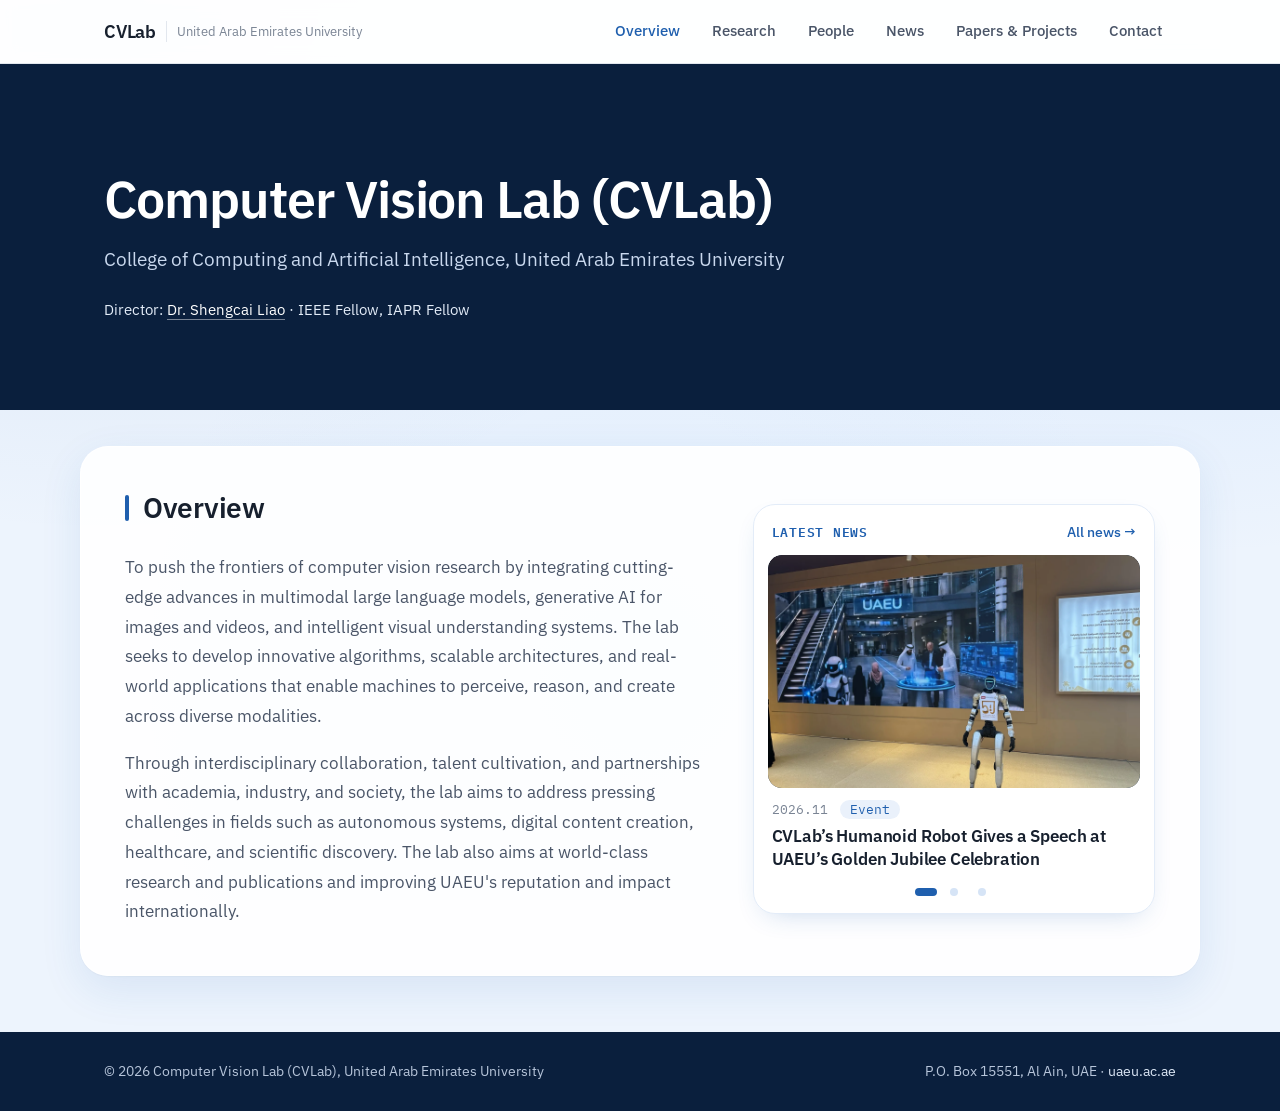
<file: index.html>
<!doctype html>
<html lang="en">
<head>
  <meta charset="utf-8">
  <meta name="viewport" content="width=device-width, initial-scale=1">
  <title>Computer Vision Lab (CVLab) · UAEU</title>
  <meta name="description" content="The Computer Vision Lab (CVLab) at United Arab Emirates University, directed by Dr. Shengcai Liao. Multimodal LLMs for vision, generative AI for images and videos, and intelligent visual understanding.">
  <meta property="og:title" content="Computer Vision Lab (CVLab) · UAEU">
  <meta property="og:type" content="website">
  <link rel="icon" href="data:,">
  <link rel="preconnect" href="https://fonts.googleapis.com">
  <link rel="preconnect" href="https://fonts.gstatic.com" crossorigin>
  <link href="https://fonts.googleapis.com/css2?family=IBM+Plex+Mono:wght@400;500&family=IBM+Plex+Sans:ital,wght@0,400;0,500;0,600;1,400&display=swap" rel="stylesheet">
  <link rel="stylesheet" href="assets/css/style.css?v=29">
</head>
<body>

<header class="site-header">
  <div class="container header-inner">
    <a class="brand" href="./">
      <span class="brand-name">CVLab</span>
      <span class="brand-sub">United Arab Emirates University</span>
    </a>
    <nav class="nav" id="nav" aria-label="Main">
      <a href="#overview">Overview</a>
      <a href="#research">Research</a>
      <a href="#people">People</a>
      <a href="#news">News</a>
      <a href="#publications">Papers &amp; Projects</a>
      <a href="#contact">Contact</a>
    </nav>
    <button class="menu-btn" id="menuBtn" type="button" aria-label="Menu" aria-expanded="false" aria-controls="nav">
      <svg viewBox="0 0 24 24" fill="none" stroke="currentColor" stroke-width="2" stroke-linecap="round"><path d="M4 7h16M4 12h16M4 17h16"/></svg>
    </button>
  </div>
</header>

<main>

  <!-- Banner -->
  <section class="banner">
    <div class="container">
      <h1>Computer Vision Lab (CVLab)</h1>
      <p>College of Computing and Artificial Intelligence, United Arab Emirates University</p>
      <p class="director">Director: <a href="https://shengcailiao.github.io/" target="_blank" rel="noopener">Dr. Shengcai Liao</a> · IEEE Fellow, IAPR Fellow</p>
    </div>
  </section>

  <!-- Overview -->
  <section class="section" id="overview">
    <div class="container overview">
      <div class="overview-text">
        <h2 class="section-title">Overview</h2>
        <p>To push the frontiers of computer vision research by integrating cutting-edge advances in multimodal large language models, generative AI for images and videos, and intelligent visual understanding systems. The lab seeks to develop innovative algorithms, scalable architectures, and real-world applications that enable machines to perceive, reason, and create across diverse modalities.</p>
        <p>Through interdisciplinary collaboration, talent cultivation, and partnerships with academia, industry, and society, the lab aims to address pressing challenges in fields such as autonomous systems, digital content creation, healthcare, and scientific discovery. The lab also aims at world-class research and publications and improving UAEU's reputation and impact internationally.</p>
      </div>
      <!-- Latest news: the 3 newest items in data.js, shown one at a time -->
      <aside class="news-spot" id="newsSpot" aria-label="Latest news" hidden></aside>
    </div>
  </section>

  <!-- Research -->
  <section class="section alt" id="research">
    <div class="container">
      <h2 class="section-title">Research</h2>
      <h3 class="sub-title" style="margin-top:0">Research Interests</h3>
      <ul class="interests">
        <li>Generative AI for Images and Videos</li>
        <li>Embodied AI for Humanoid/Social Robots</li>
        <li>Multimodal Large Language Models for Vision</li>
        <li>Intelligent Visual Understanding Systems</li>
        <li>AI for Healthcare and Scientific Discovery</li>
        <li>Scalable Architectures and Real-World Applications</li>
      </ul>

      <h3 class="sub-title">Research Objectives</h3>
      <ul class="objectives">
        <li>Strong research lab with talents</li>
        <li>World-class research and publications</li>
        <li>Fundamental research and enabler for AI+ interdisciplinary research</li>
        <li>Technology innovation, patents, and technology transfer</li>
        <li>Real industry applications</li>
        <li>Sustainable grants</li>
        <li>Well known globally for research and innovation</li>
        <li>International academic services</li>
        <li>Improve international ranking (e.g. CSRankings)</li>
      </ul>
    </div>
  </section>

  <!-- People -->
  <section class="section" id="people">
    <div class="container">
      <h2 class="section-title">People</h2>
      <div id="peopleGroups"></div>
      <p class="join-note"><strong>Join us —</strong> we are looking for postdoctoral fellows and PhD students (full PhD fellowship) interested in multimodal LLMs, image &amp; video generation, embodied AI and digital humans. Please email cvlab.uaeu [at] gmail.com with your CV.</p>
    </div>
  </section>

  <!-- News -->
  <section class="section alt" id="news">
    <div class="container">
      <h2 class="section-title">News</h2>
      <div class="news-list" id="newsList" data-per-page="10"></div>
    </div>
  </section>

  <!-- Featured Papers and Projects + all publications -->
  <section class="section" id="publications">
    <div class="container">
      <h2 class="section-title">Featured Papers and Projects</h2>
      <div class="paper-list" id="featuredPapers" data-per-page="10"></div>
      <h3 class="sub-title">All Publications</h3>
      <div id="pubList"></div>
      <p class="pub-foot">
        <span class="note">Lab members in bold · * corresponding author.</span><br>
        Earlier publications: <a href="https://shengcailiao.github.io/PUBLICATIONS.html" target="_blank" rel="noopener">Dr. Liao's publication list</a> · <a href="https://scholar.google.com/citations?user=CnqsHlAAAAAJ" target="_blank" rel="noopener">Google Scholar</a>
      </p>
    </div>
  </section>

  <!-- Contact -->
  <section class="section" id="contact">
    <div class="container">
      <h2 class="section-title">Contact us</h2>
      <div class="contact-grid">
        <div class="contact-item">
          <span class="contact-icon" aria-hidden="true"><svg viewBox="0 0 24 24" fill="none" stroke="currentColor" stroke-width="1.8" stroke-linecap="round" stroke-linejoin="round"><path d="M12 21s-7-6.2-7-11.5a7 7 0 0 1 14 0C19 14.8 12 21 12 21z"/><circle cx="12" cy="9.5" r="2.5"/></svg></span>
          <div>
            <h3>Address</h3>
            <address>
              <strong>College of Computing and Artificial Intelligence</strong><br>
              United Arab Emirates University<br>
              P.O. Box 15551, Al Ain, UAE
            </address>
          </div>
        </div>
        <div class="contact-item">
          <span class="contact-icon" aria-hidden="true"><svg viewBox="0 0 24 24" fill="none" stroke="currentColor" stroke-width="1.8" stroke-linecap="round" stroke-linejoin="round"><path d="M5 21V4.5A1.5 1.5 0 0 1 6.5 3h11A1.5 1.5 0 0 1 19 4.5V21M3 21h18M14.5 12.5h.01"/></svg></span>
          <div>
            <h3>Office</h3>
            <p>Room 3081<br>Al Huson Building</p>
          </div>
        </div>
        <div class="contact-item">
          <span class="contact-icon" aria-hidden="true"><svg viewBox="0 0 24 24" fill="none" stroke="currentColor" stroke-width="1.8" stroke-linecap="round" stroke-linejoin="round"><rect x="3" y="5" width="18" height="14" rx="2.5"/><path d="m4 7 8 6 8-6"/></svg></span>
          <div>
            <h3>Email</h3>
            <p>cvlab.uaeu [at] gmail.com</p>
          </div>
        </div>
      </div>
    </div>
  </section>

</main>

<footer class="site-footer">
  <div class="container">
    <span>© <span id="year">2026</span> Computer Vision Lab (CVLab), United Arab Emirates University</span>
    <span>P.O. Box 15551, Al Ain, UAE · <a href="https://www.uaeu.ac.ae/" target="_blank" rel="noopener">uaeu.ac.ae</a></span>
  </div>
</footer>

<script src="assets/js/data.js?v=51"></script>
<script src="assets/js/main.js?v=26"></script>
</body>
</html>
</file>
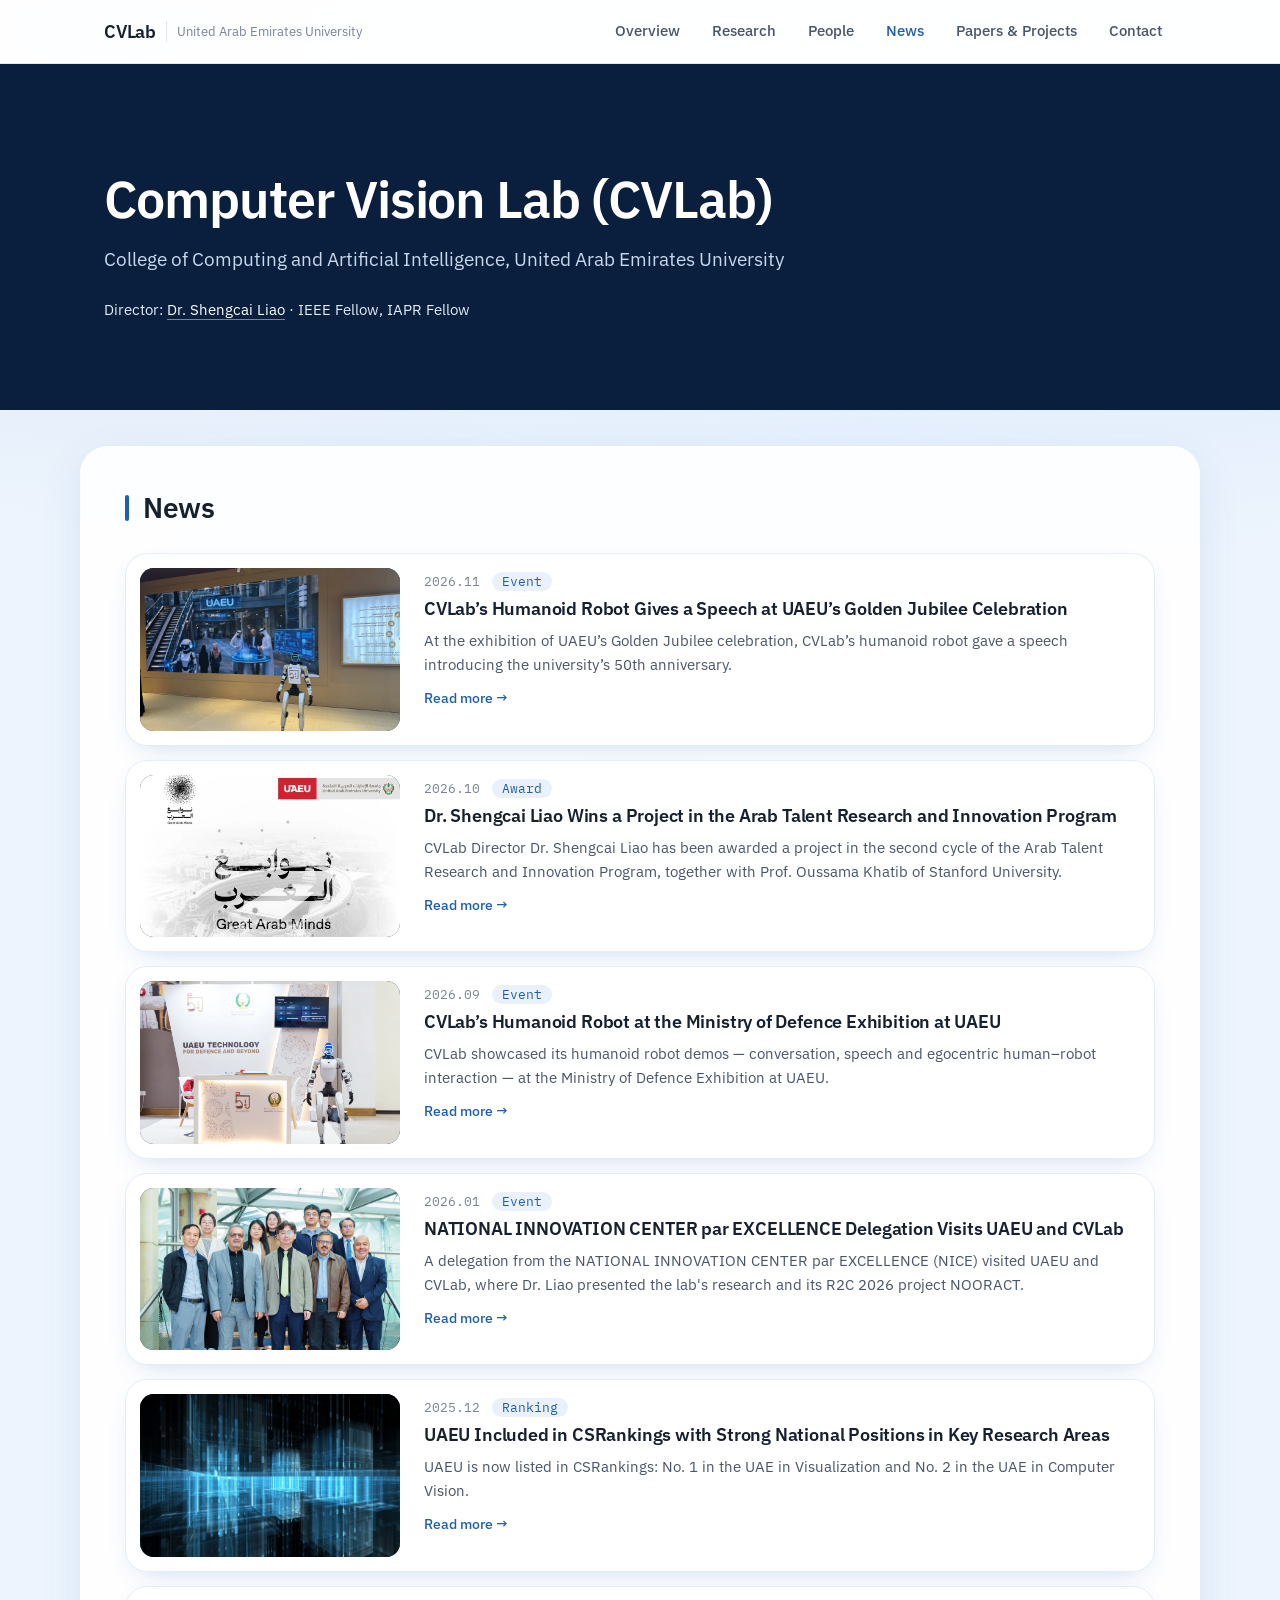
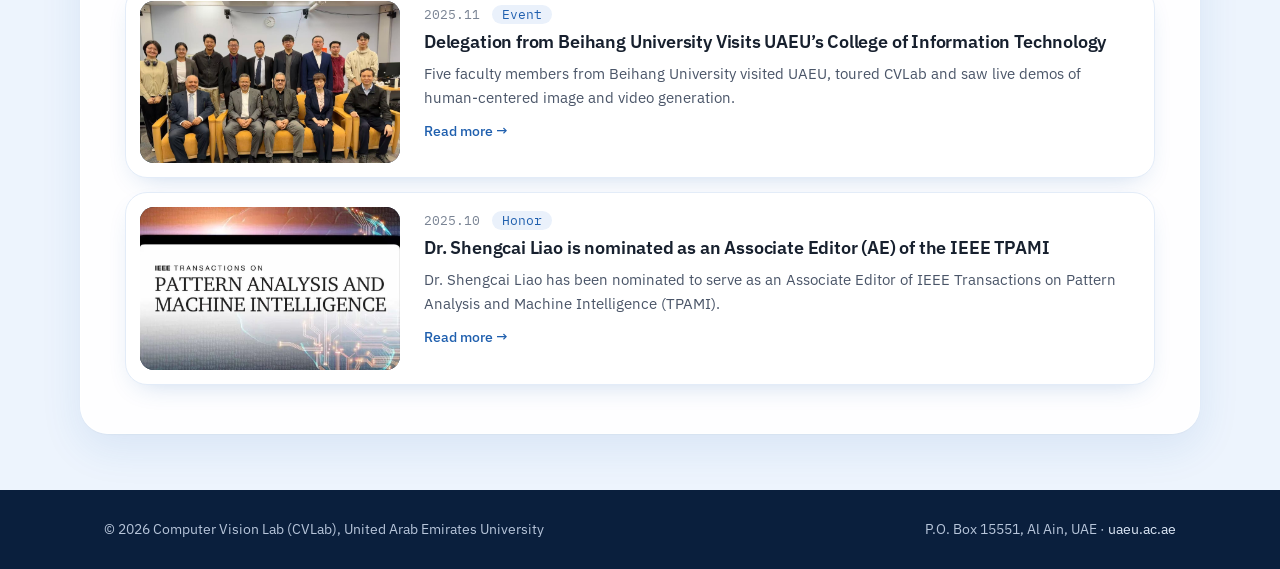
<file: news.html>
<!doctype html>
<html lang="en">
<head>
  <meta charset="utf-8">
  <meta name="viewport" content="width=device-width, initial-scale=1">
  <title>News · CVLab UAEU</title>
  <meta name="description" content="The Computer Vision Lab (CVLab) at United Arab Emirates University, directed by Dr. Shengcai Liao. Multimodal LLMs for vision, generative AI for images and videos, and intelligent visual understanding.">
  <meta property="og:title" content="Computer Vision Lab (CVLab) · UAEU">
  <meta property="og:type" content="website">
  <link rel="icon" href="data:,">
  <link rel="preconnect" href="https://fonts.googleapis.com">
  <link rel="preconnect" href="https://fonts.gstatic.com" crossorigin>
  <link href="https://fonts.googleapis.com/css2?family=IBM+Plex+Mono:wght@400;500&family=IBM+Plex+Sans:ital,wght@0,400;0,500;0,600;1,400&display=swap" rel="stylesheet">
  <link rel="stylesheet" href="assets/css/style.css?v=29">
</head>
<body>

<header class="site-header">
  <div class="container header-inner">
    <a class="brand" href="./">
      <span class="brand-name">CVLab</span>
      <span class="brand-sub">United Arab Emirates University</span>
    </a>
    <nav class="nav" id="nav" aria-label="Main">
      <a href="index.html#overview">Overview</a>
      <a href="index.html#research">Research</a>
      <a href="index.html#people">People</a>
      <a href="index.html#news" class="active" aria-current="page">News</a>
      <a href="index.html#publications">Papers &amp; Projects</a>
      <a href="index.html#contact">Contact</a>
    </nav>
    <button class="menu-btn" id="menuBtn" type="button" aria-label="Menu" aria-expanded="false" aria-controls="nav">
      <svg viewBox="0 0 24 24" fill="none" stroke="currentColor" stroke-width="2" stroke-linecap="round"><path d="M4 7h16M4 12h16M4 17h16"/></svg>
    </button>
  </div>
</header>

<main>

  <section class="banner page-banner">
    <div class="container">
      <h1>News</h1>
    </div>
  </section>

  <section class="section">
    <div class="container" id="newsPage"></div>
  </section>

</main>

<footer class="site-footer">
  <div class="container">
    <span>© <span id="year">2026</span> Computer Vision Lab (CVLab), United Arab Emirates University</span>
    <span>P.O. Box 15551, Al Ain, UAE · <a href="https://www.uaeu.ac.ae/" target="_blank" rel="noopener">uaeu.ac.ae</a></span>
  </div>
</footer>

<script src="assets/js/data.js?v=51"></script>
<script src="assets/js/main.js?v=26"></script>
</body>
</html>
</file>
<file: assets/css/style.css>
/* CVLab @ UAEU — stylesheet */

:root {
  --blue: #1f5fae;
  --blue-dark: #174a88;
  --blue-soft: #eaf1fb;
  --navy: #0a1f3d;
  --banner: var(--navy);   /* solid color of the top banner (and of news cards without a picture) */
  --text: #17202e;
  --text-2: #4a5568;
  --text-3: #7a8494;
  --line: #e2e7ee;
  --bg: #ffffff;
  --bg-alt: #edf4fd;      /* cream blue: Contact card, Research & News backgrounds */
  --line-alt: #d6e4f6;
  --line-soft: #e3ecf8;
  --radius-lg: 28px;      /* section bubbles */
  --radius: 18px;         /* cards inside sections */
  --shadow-bubble: 0 14px 42px rgba(31, 95, 174, .10), 0 1px 2px rgba(10, 31, 61, .04);
  --shadow-card: 0 10px 28px -14px rgba(31, 95, 174, .30);
  --maxw: 1120px;
  --gutter: 24px;
  --header-h: 64px;
  --font: "IBM Plex Sans", system-ui, -apple-system, "Segoe UI", Roboto, sans-serif;
  --mono: "IBM Plex Mono", ui-monospace, SFMono-Regular, Menlo, monospace;
}

*, *::before, *::after { box-sizing: border-box; }
html { scroll-behavior: smooth; scroll-padding-top: calc(var(--header-h) + 12px); -webkit-text-size-adjust: 100%; }
@media (prefers-reduced-motion: reduce) { html { scroll-behavior: auto; } }
body {
  margin: 0; color: var(--text); font: 400 16px/1.65 var(--font); -webkit-font-smoothing: antialiased;
  background-color: var(--bg-alt);
  background-image:
    radial-gradient(at 8% 0%, rgba(31, 95, 174, .12), transparent 42%),
    radial-gradient(at 92% 12%, rgba(96, 165, 250, .16), transparent 40%),
    radial-gradient(at 50% 75%, rgba(147, 197, 253, .14), transparent 55%);
  background-attachment: fixed;
}
img { display: block; max-width: 100%; }
a { color: var(--blue); text-decoration: none; }
a:hover { text-decoration: underline; text-underline-offset: 3px; }
h1, h2, h3 { margin: 0; line-height: 1.2; font-weight: 600; letter-spacing: -0.01em; }
p { margin: 0 0 1em; }
:focus-visible { outline: 2px solid var(--blue); outline-offset: 2px; }

.container { width: 100%; max-width: var(--maxw); margin: 0 auto; padding: 0 var(--gutter); }
@media (max-width: 560px) { :root { --gutter: 18px; } }

/* ---------- Header ---------- */
.site-header {
  position: sticky; top: 0; z-index: 20; height: var(--header-h);
  background: rgba(255, 255, 255, .96); border-bottom: 1px solid var(--line);
  backdrop-filter: saturate(160%) blur(8px); -webkit-backdrop-filter: saturate(160%) blur(8px);
}
.header-inner { height: 100%; display: flex; align-items: center; gap: 24px; }
.brand { display: flex; align-items: center; gap: 10px; margin-right: auto; color: var(--text); }
.brand:hover { text-decoration: none; }
.brand-name { font-weight: 600; font-size: 18px; letter-spacing: -0.01em; }
.brand-sub { font-size: 13px; color: var(--text-3); padding-left: 10px; border-left: 1px solid var(--line); }
.nav { display: flex; gap: 4px; }
.nav a { color: var(--text-2); font-size: 15px; font-weight: 500; padding: 8px 14px; border-radius: 999px; }
.nav a:hover { color: var(--blue); background: var(--blue-soft); text-decoration: none; }
.nav a.active { color: var(--blue); }
.menu-btn { display: none; width: 40px; height: 40px; border: 1px solid var(--line); border-radius: 8px; background: #fff; cursor: pointer; color: var(--text); }
.menu-btn svg { width: 20px; height: 20px; margin: auto; }
@media (max-width: 880px) {
  .brand-sub { display: none; }
  .menu-btn { display: grid; place-items: center; }
  .nav {
    position: absolute; top: var(--header-h); left: 0; right: 0; flex-direction: column; gap: 0;
    padding: 8px var(--gutter) 16px; background: #fff; border-bottom: 1px solid var(--line);
    box-shadow: 0 12px 24px -16px rgba(10, 31, 61, .25);
    display: none;
  }
  .nav.open { display: flex; }
  .nav a { padding: 12px 4px; font-size: 16px; border-bottom: 1px solid var(--line); border-radius: 0; }
  .nav a:last-child { border-bottom: 0; }
}

/* ---------- Banner ---------- */
.banner { position: relative; color: #fff; background: var(--banner); }
.banner .container { position: relative; padding-top: 104px; padding-bottom: 88px; }
.banner h1 { font-size: clamp(32px, 5vw, 52px); font-weight: 600; letter-spacing: -0.02em; margin-bottom: 14px; }
.banner p { font-size: clamp(16px, 1.8vw, 19px); color: #c9d8ee; margin: 0; max-width: 760px; }
.banner .director { margin-top: 22px; font-size: 15px; color: #e3ecf8; }
.banner .director a { color: #fff; border-bottom: 1px solid rgba(255, 255, 255, .45); }
.banner .director a:hover { text-decoration: none; border-bottom-color: #fff; }
@media (max-width: 560px) { .banner .container { padding-top: 64px; padding-bottom: 56px; } }

/* ---------- Sections ---------- */
.section { padding: 14px 0; }
.banner + .section { padding-top: 36px; }
main > .section:last-child { padding-bottom: 56px; }
.section > .container {
  width: calc(100% - 2 * var(--gutter)); padding: 44px 44px 48px;
  background: rgba(255, 255, 255, .9); border: 1px solid rgba(255, 255, 255, .8);
  border-radius: var(--radius-lg); box-shadow: var(--shadow-bubble);
}
.section-title { font-size: 28px; margin-bottom: 28px; display: flex; align-items: center; gap: 14px; }
.section-title::before { content: ""; width: 4px; height: 26px; background: var(--blue); border-radius: 2px; }
.sub-title { font-size: 19px; margin: 40px 0 16px; }
.muted { color: var(--text-3); }
@media (max-width: 560px) {
  .section { padding: 8px 0; }
  .banner + .section { padding-top: 20px; }
  .section > .container { width: calc(100% - 24px); padding: 28px 18px 32px; border-radius: 22px; }
  .section-title { font-size: 24px; }
}

/* Tabs (initTabs in main.js): the top-bar link picks the one section shown. */
.tabs main > .section:not(.is-active) { display: none; }
.tabs main > .section.is-active { padding-top: 36px; padding-bottom: 56px; animation: tab-in .28s ease both; }
@keyframes tab-in { from { opacity: 0; transform: translateY(8px); } to { opacity: 1; transform: none; } }
@media (prefers-reduced-motion: reduce) { .tabs main > .section.is-active { animation: none; } }
@media (max-width: 560px) { .tabs main > .section.is-active { padding-top: 20px; padding-bottom: 32px; } }
/* Short tabs (e.g. Contact): keep the footer at the bottom of the window. */
body { display: flex; flex-direction: column; min-height: 100vh; }
main { flex: 1 0 auto; }

/* ---------- Overview (text + latest news) ---------- */
.overview { display: grid; grid-template-columns: minmax(0, 1.45fr) minmax(0, 1fr); gap: 44px; align-items: center; }
@media (max-width: 900px) { .overview { grid-template-columns: 1fr; gap: 28px; } }
.overview-text p { font-size: 17px; color: var(--text-2); line-height: 1.75; }
.overview-text p:last-child { margin-bottom: 0; }

/* Latest news next to the Overview, one at a time */
.news-spot { padding: 14px 14px 10px; border: 1px solid var(--line-soft); border-radius: 22px; background: #fff; box-shadow: var(--shadow-card); }
.news-spot[hidden] { display: none; }
.spot-head { display: flex; align-items: center; justify-content: space-between; gap: 12px; padding: 2px 4px 12px; }
.spot-label { font: 600 12.5px var(--mono); letter-spacing: .06em; text-transform: uppercase; color: var(--blue); }
.spot-all { font-size: 13.5px; font-weight: 500; }
.spot-viewport { overflow: hidden; border-radius: 14px; }
.spot-track { display: flex; transition: transform .6s cubic-bezier(.22, .61, .36, 1); }
@media (prefers-reduced-motion: reduce) { .spot-track { transition: none; } }
.spot-slide { flex: 0 0 100%; min-width: 0; display: block; color: inherit; }
a.spot-slide:hover { text-decoration: none; }
a.spot-slide:hover .spot-title { color: var(--blue); }
.spot-body { padding: 12px 4px 2px; }
.spot-title {
  margin: 6px 0 0; font-size: 16.5px; font-weight: 600; line-height: 1.4; color: var(--text); transition: color .2s ease;
  display: -webkit-box; -webkit-line-clamp: 2; -webkit-box-orient: vertical; overflow: hidden; min-height: 2.8em;
}
.spot-dots { display: flex; justify-content: center; gap: 2px; padding-top: 8px; }
.spot-dot { width: 26px; height: 22px; padding: 0; border: 0; background: none; cursor: pointer; display: grid; place-items: center; }
.spot-dot::before { content: ""; width: 8px; height: 8px; border-radius: 999px; background: var(--line-alt); transition: width .3s ease, background .3s ease; }
.spot-dot.is-active::before { width: 22px; background: var(--blue); }

/* ---------- Contact ---------- */
.contact-grid { display: grid; grid-template-columns: 1.3fr 1fr 1fr; gap: 14px; }
.contact-item { display: flex; gap: 14px; align-items: flex-start; padding: 22px; border-radius: var(--radius); background: linear-gradient(170deg, #e8f1fd, var(--bg-alt)); }
.contact-icon { flex: none; width: 42px; height: 42px; border-radius: 50%; background: #fff; color: var(--blue); display: grid; place-items: center; box-shadow: 0 2px 8px rgba(31, 95, 174, .12); }
.contact-icon svg { width: 20px; height: 20px; }
.contact-item h3 { font-size: 12.5px; font-weight: 600; color: var(--text-3); text-transform: uppercase; letter-spacing: .07em; margin: 2px 0 6px; }
.contact-item address, .contact-item p { font-style: normal; margin: 0; color: var(--text-2); line-height: 1.7; }
.contact-item address strong { color: var(--text); font-weight: 600; }
@media (max-width: 860px) { .contact-grid { grid-template-columns: 1fr; } }

/* ---------- Research ---------- */
.interests { list-style: none; margin: 0; padding: 0; display: grid; grid-template-columns: repeat(3, 1fr); gap: 14px; counter-reset: ri; }
@media (max-width: 860px) { .interests { grid-template-columns: repeat(2, 1fr); } }
@media (max-width: 520px) { .interests { grid-template-columns: 1fr; } }
.interests li { counter-increment: ri; background: linear-gradient(170deg, #e8f1fd, var(--bg-alt)); border-radius: var(--radius); padding: 18px 20px 22px; font-weight: 500; line-height: 1.45; transition: transform .2s ease, box-shadow .2s ease; }
.interests li:hover { transform: translateY(-2px); box-shadow: var(--shadow-card); }
.interests li::before { content: counter(ri, decimal-leading-zero); display: block; width: fit-content; font-family: var(--mono); font-size: 12.5px; color: var(--blue); background: #fff; border-radius: 999px; padding: 2px 10px; margin-bottom: 12px; box-shadow: 0 2px 8px rgba(31, 95, 174, .10); }
.objectives { list-style: none; margin: 0; padding: 0; columns: 2; column-gap: 40px; }
.objectives li { break-inside: avoid; position: relative; padding: 7px 0 7px 26px; color: var(--text-2); }
.objectives li::before { content: ""; position: absolute; left: 2px; top: 15px; width: 10px; height: 6px; border-left: 2px solid var(--blue); border-bottom: 2px solid var(--blue); transform: rotate(-45deg); }
@media (max-width: 680px) { .objectives { columns: 1; } }

/* ---------- People ---------- */
.group + .group { margin-top: 36px; }
.group h3 { font-size: 15px; font-weight: 600; color: var(--text-3); text-transform: uppercase; letter-spacing: .06em; margin-bottom: 14px; }
.people-grid { display: grid; grid-template-columns: repeat(3, 1fr); gap: 14px; }
@media (max-width: 860px) { .people-grid { grid-template-columns: repeat(2, 1fr); } }
@media (max-width: 560px) { .people-grid { grid-template-columns: 1fr; } }
.person { display: flex; gap: 14px; align-items: flex-start; padding: 16px 18px; border: 1px solid var(--line-soft); border-radius: var(--radius); background: #fff; box-shadow: var(--shadow-card); }
.avatar { position: relative; flex: none; width: 64px; height: 64px; border-radius: 50%; overflow: hidden; background: linear-gradient(150deg, #dbe9fc, var(--blue-soft)); box-shadow: 0 0 0 3px #fff, 0 0 0 4px var(--line-alt); color: var(--blue); display: grid; place-items: center; font-weight: 600; font-size: 20px; }
.avatar img { position: absolute; inset: 0; width: 100%; height: 100%; object-fit: cover; }
.person-name { font-weight: 600; font-size: 16px; line-height: 1.3; }
.person-role { font-size: 14px; color: var(--text-2); margin-top: 2px; }
.person-note { font-size: 13.5px; color: var(--text-3); margin-top: 6px; }
.person-name a { color: inherit; }
.person-name a:hover { color: var(--blue); }
/* Director: a full-width card on its own row */
.person.lead { grid-column: 1 / -1; align-items: center; gap: 22px; padding: 22px 26px; background: linear-gradient(100deg, #fff 35%, #eaf2fd 100%); }
.person.lead .avatar { width: 96px; height: 96px; font-size: 26px; }
.person.lead .person-name { font-size: 20px; }
.person.lead .person-role { font-size: 15px; }
.person.lead:has(.person-bio) { display: grid; grid-template-columns: auto minmax(220px, auto) 1fr; }
.person-bio { margin: 0; padding-left: 26px; border-left: 1px solid var(--line-alt); font-size: 14.5px; line-height: 1.7; color: var(--text-2); }
@media (max-width: 860px) {
  .person.lead:has(.person-bio) { grid-template-columns: auto 1fr; }
  .person-bio { grid-column: 1 / -1; padding: 14px 0 0; border-left: 0; border-top: 1px solid var(--line-alt); }
}
@media (max-width: 560px) {
  .person.lead { gap: 16px; padding: 18px; }
  .person.lead .avatar { width: 72px; height: 72px; font-size: 22px; }
  .person.lead .person-name { font-size: 18px; }
  .person.lead .person-role { font-size: 14px; }
}
.join-note { margin-top: 32px; padding: 18px 22px; border-radius: var(--radius); background: var(--bg-alt); color: var(--text-2); font-size: 15px; }
.join-note strong { color: var(--text); }

/* ---------- News ---------- */
.section-head { display: flex; align-items: center; justify-content: space-between; gap: 16px; margin-bottom: 28px; }
.section-head .section-title { margin-bottom: 0; }
/* Pager under News and Featured Papers and Projects (← Prev 1 2 3 Next →) */
.pager { display: flex; flex-wrap: wrap; justify-content: center; align-items: center; gap: 8px; margin-top: 28px; }
.pager[hidden] { display: none; }
.pager a, .pager span {
  min-width: 40px; height: 40px; padding: 0 14px; display: inline-flex; align-items: center; justify-content: center;
  border-radius: 999px; font-size: 14.5px; font-weight: 500; color: var(--text-2);
  background: #fff; border: 1px solid var(--line-soft); box-shadow: 0 6px 16px rgba(31, 95, 174, .06);
}
.pager a:hover { text-decoration: none; color: var(--blue); border-color: var(--line-alt); }
.pager .is-current { color: #fff; background: var(--blue); border-color: var(--blue); }
.pager .is-disabled { opacity: .4; box-shadow: none; }
.news-list { display: grid; gap: 14px; }
.news-card {
  display: grid; grid-template-columns: 260px 1fr; gap: 24px; align-items: start;
  padding: 14px; border: 1px solid var(--line-soft); border-radius: 22px; background: #fff; color: inherit;
  box-shadow: var(--shadow-card); transition: transform .2s ease, border-color .2s ease, box-shadow .2s ease;
}
a.news-card:hover { text-decoration: none; transform: translateY(-2px); border-color: var(--line-alt); box-shadow: 0 16px 36px -16px rgba(31, 95, 174, .38); }
a.news-card:hover .news-title { color: var(--blue); }
.thumb {
  position: relative; aspect-ratio: 16 / 10; border-radius: 14px; overflow: hidden;
  background: var(--banner);
}
.thumb img { position: absolute; inset: 0; width: 100%; height: 100%; object-fit: cover; }
.thumb-label { position: absolute; left: 10px; bottom: 10px; z-index: 1; color: #fff; font: 500 12.5px/1.2 var(--mono); letter-spacing: .03em; padding: 5px 11px; border-radius: 999px; background: rgba(6, 16, 31, .45); border: 1px solid rgba(255, 255, 255, .18); -webkit-backdrop-filter: blur(6px); backdrop-filter: blur(6px); }
.thumb.has-img .thumb-label { display: none; }
.news-body { padding: 4px 6px 4px 0; min-width: 0; }
.news-meta { display: flex; flex-wrap: wrap; align-items: center; gap: 6px 12px; font: 13px var(--mono); color: var(--text-3); }
.news-tag { color: var(--blue); background: var(--blue-soft); border-radius: 999px; padding: 1px 10px; }
.news-title { font-size: 18px; font-weight: 600; line-height: 1.35; margin: 6px 0 8px; color: var(--text); transition: color .2s ease; }
.news-summary { margin: 0; color: var(--text-2); font-size: 15px; line-height: 1.6; display: -webkit-box; -webkit-line-clamp: 3; -webkit-box-orient: vertical; overflow: hidden; }
.news-summary b { color: var(--text); font-weight: 600; }
.read-more { display: inline-block; margin-top: 10px; font-size: 14px; font-weight: 500; color: var(--blue); }
@media (max-width: 680px) {
  .news-card { grid-template-columns: 1fr; gap: 12px; padding: 12px; }
  .news-body { padding: 0 4px 4px; }
}

/* News article (news.html?id=…) */
.page-banner .container { padding-top: 56px; padding-bottom: 48px; }
.page-banner h1 { font-size: clamp(28px, 4vw, 40px); margin: 0; }
.article { max-width: 800px; }
.article-back { font-size: 15px; }
.article h1 { font-size: clamp(26px, 3.6vw, 38px); line-height: 1.25; margin: 10px 0 22px; letter-spacing: -0.015em; }
.article-cover { margin: 28px 0 8px; border-radius: var(--radius); overflow: hidden; }
.article-cover img { width: 100%; }
.article-body { margin-top: 24px; }
.article-body p { font-size: 17px; line-height: 1.8; color: var(--text-2); }
.article-figure { margin: 8px 0 24px; text-align: center; }
.article-figure img { display: inline-block; max-width: 100%; height: auto; border-radius: 12px; }
.article-figure figcaption { margin-top: 8px; font-size: 14px; color: var(--text-3); }
/* Pictures side by side (two per line), as in the original posts */
.article-row { display: flex; flex-wrap: wrap; justify-content: center; gap: 12px; margin: 8px 0 24px; }
.article-row .article-figure { flex: 0 1 calc(50% - 6px); margin: 0; }
.article-row:empty { display: none; }
@media (max-width: 560px) { .article-row .article-figure { flex-basis: 100%; } }
.article-table { width: 100%; border-collapse: collapse; margin: 4px 0 24px; font-size: 15px; }
.article-table th, .article-table td { padding: 10px 14px; border-bottom: 1px solid var(--line-soft); text-align: center; }
.article-table th:first-child, .article-table td:first-child { text-align: left; }
.article-table thead th { background: var(--bg-alt); color: var(--text); font-weight: 600; }
.article-table thead th:first-child { border-radius: 10px 0 0 10px; }
.article-table thead th:last-child { border-radius: 0 10px 10px 0; }
@media (max-width: 560px) { .article-table { font-size: 14px; } .article-table th, .article-table td { padding: 8px 6px; } }
.gallery { display: grid; grid-template-columns: repeat(auto-fill, minmax(240px, 1fr)); gap: 14px; margin: 28px 0; }
.gallery figure { margin: 0; }
.gallery img { width: 100%; aspect-ratio: 4 / 3; object-fit: cover; border-radius: 14px; }
.gallery figcaption { margin-top: 6px; font-size: 13.5px; color: var(--text-3); }

/* ---------- Featured papers ---------- */
.paper-list { display: grid; gap: 14px; }
.paper-card {
  display: grid; grid-template-columns: 320px 1fr; gap: 24px; align-items: start;
  padding: 14px; border: 1px solid var(--line-soft); border-radius: 22px; background: #fff; box-shadow: var(--shadow-card);
}
.paper-thumb {
  position: relative; aspect-ratio: 16 / 10; border-radius: 14px; overflow: hidden;
  display: flex; flex-direction: column; align-items: center; justify-content: center; gap: 2px;
  background: radial-gradient(circle at 78% 18%, #d6e6fb, transparent 55%), linear-gradient(150deg, #f1f7fe, #e2edfb);
  color: var(--blue);
}
.paper-thumb::before {
  content: ""; position: absolute; inset: 0;
  background-image: linear-gradient(rgba(31, 95, 174, .07) 1px, transparent 1px), linear-gradient(90deg, rgba(31, 95, 174, .07) 1px, transparent 1px);
  background-size: 22px 22px;
}
.paper-thumb-venue { position: relative; font-size: 30px; font-weight: 600; letter-spacing: -0.01em; }
.paper-thumb-year { position: relative; font: 13px var(--mono); color: var(--text-3); }
.paper-thumb img { position: absolute; inset: 0; width: 100%; height: 100%; object-fit: contain; }
a.paper-thumb:hover { text-decoration: none; }
/* Main figures are wide: once loaded, the box takes the figure's own shape. */
.paper-thumb.has-img {
  display: block; aspect-ratio: auto; padding: 8px; background: #fff; cursor: zoom-in;
  box-shadow: inset 0 0 0 1px var(--line-soft); transition: box-shadow .2s;
}
.paper-thumb.has-img:hover { box-shadow: inset 0 0 0 1px var(--line-alt), 0 8px 20px rgba(31, 95, 174, .14); }
.paper-thumb.has-img img { position: static; display: block; height: auto; border-radius: 6px; }
.paper-thumb.has-img::before, .paper-thumb.has-img span { display: none; }
.paper-body { padding: 4px 6px 4px 0; min-width: 0; }
.paper-title { font-size: 18px; font-weight: 600; line-height: 1.35; margin: 8px 0 6px; color: var(--text); }
.paper-authors { margin: 0 0 8px; font-size: 14px; color: var(--text-3); line-height: 1.55; }
.paper-authors .author-lab { color: var(--text-2); font-weight: 600; }
.paper-summary { margin: 0; font-size: 15px; color: var(--text-2); line-height: 1.6; }
.paper-body .pub-links { display: flex; margin: 12px 0 0; }
@media (max-width: 680px) {
  .paper-card { grid-template-columns: 1fr; gap: 12px; padding: 12px; }
  .paper-body { padding: 0 4px 4px; }
}

/* ---------- Publications ---------- */
.pub-year { font-size: 18px; font-weight: 600; margin: 32px 0 6px; padding-bottom: 8px; border-bottom: 1px solid var(--line); }
.pub-year:first-of-type { margin-top: 0; }
.pubs { margin: 0; padding-left: 28px; }
.pubs li { padding: 10px 0 10px 4px; color: var(--text-2); line-height: 1.6; }
.pubs li::marker { color: var(--text-3); font-size: 14px; }
.pubs .title { color: var(--text); font-weight: 500; }
.pubs .venue em { font-style: italic; }
.pubs .venue b { font-style: italic; font-weight: 600; color: var(--text); }
.pubs .author-lab { color: var(--text); font-weight: 600; }
.pub-links { display: inline-flex; flex-wrap: wrap; gap: 6px; margin-left: 8px; vertical-align: 1px; }
.pub-links a { font-size: 12.5px; font-weight: 500; line-height: 1.6; padding: 1px 11px; border-radius: 999px; background: var(--blue-soft); }
.pub-links a:hover { text-decoration: none; background: var(--blue); color: #fff; }
.pub-foot { margin-top: 28px; font-size: 15px; color: var(--text-2); }
.pub-foot .note { color: var(--text-3); font-size: 14px; }

/* ---------- Footer ---------- */
.site-footer { background: var(--navy); color: #b7c5da; font-size: 14px; padding: 28px 0; }
.site-footer .container { display: flex; justify-content: space-between; gap: 12px 24px; flex-wrap: wrap; }
.site-footer a { color: #dce7f6; }
</file>
